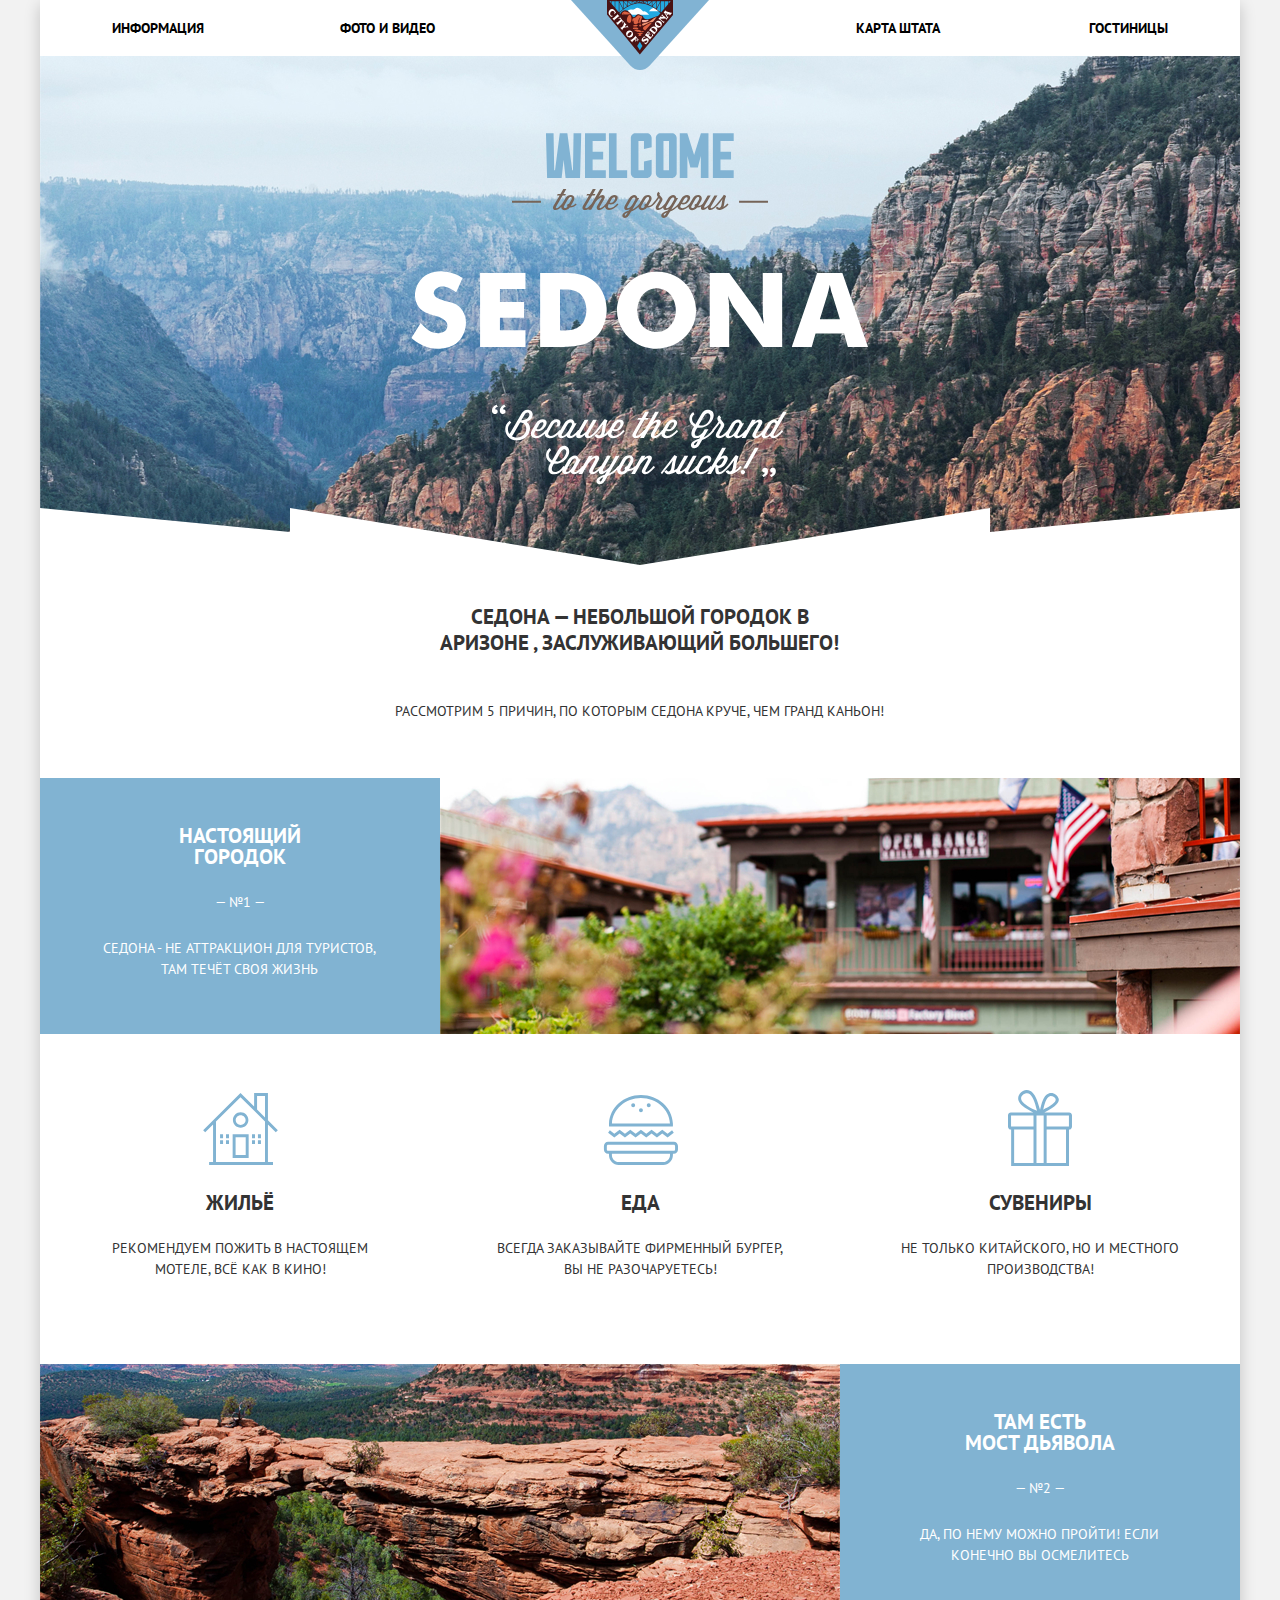
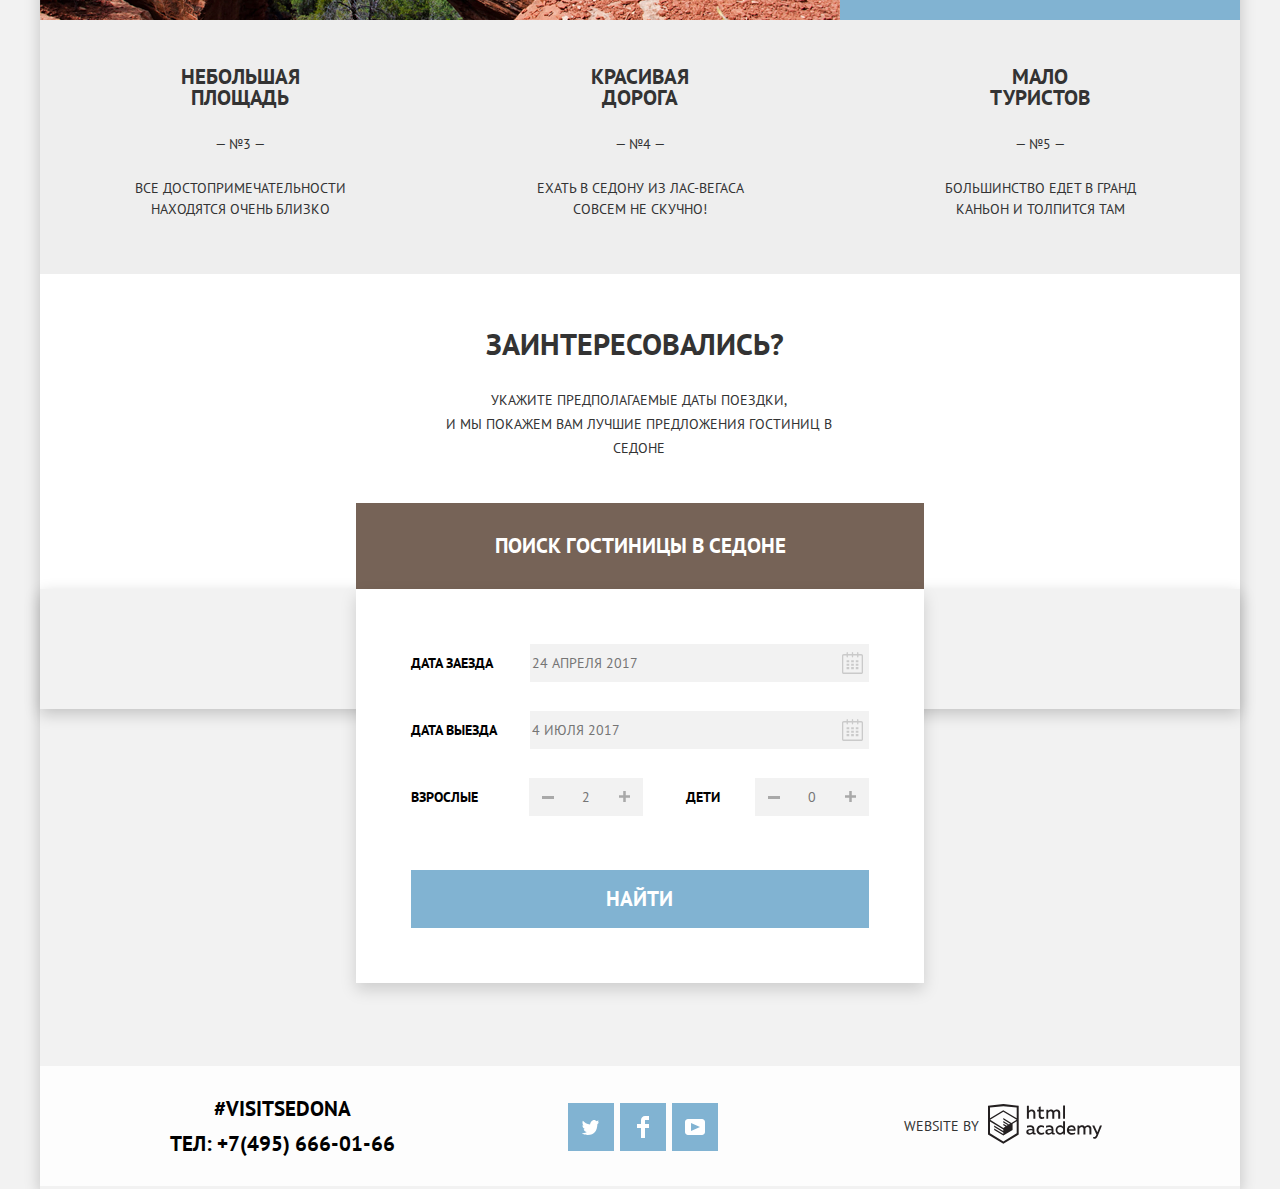
<file: index.html>
<!DOCTYPE html>
<html class="page" lang="ru">
<head>
  <meta charset="utf-8">
  <title>Добро пожаловать в Sedona</title>
  <link rel="icon" href="favicon.ico"><!-- 32×32 -->
  <link href="https://fonts.googleapis.com/css2?family=PT+Sans:wght@400;700&display=swap" rel="stylesheet">
  <link href="./css/normalize.css" rel="stylesheet">
  <link href="./css/style.css" rel="stylesheet">
</head>
<body class="page-body container">
  <header class="main-header">
    <nav class="main-navigation" aria-label="Основное меню">
      <a class="main-header-logo">
        <img src="img/header_logo.svg" width="138" height="70" alt="Логотип Sedona">
      </a>
      <ul class="site-navigation">
        <li class="site-navigation-item"><a class="site-link">Информация</a></li>
        <li class="site-navigation-item"><a class="site-link">Фото и видео</a></li>
        <li class="site-navigation-item"><a class="site-link">Карта штата</a></li>
        <li class="site-navigation-item"><a class="site-link" href="catalog.html">Гостиницы</a></li>
      </ul>
    </nav>
  </header>
  <main class="container">
    <section class="welcome">
      <h1 class="visually-hidden">SEDONA</h1> <!-- Задала общий класс для всех сткрытых заголовков -->
      <div class="welcome-block">
        <img class="center-pic" src="./img/welcome_sedona.svg" width="458" height="352"
          alt="Welcome to gorgeous sedona">
        <img class="shape-pic" src="/img/shape_line.svg" width="1200" height="57" alt="shape">
        <!-- Здесь будет background foto -->
      </div>
    </section>
    <section class="features">
      <div class="desc-features">
        <h2 class="title">Седона — небольшой городок в Аризоне&nbsp;,&nbsp;заслуживающий большего!</h2>
        <p class="desc desc-reason">Рассмотрим 5 причин, по которым Седона круче, чем гранд каньон!</p>
      </div>
      <ul class="features-list">
        <li class="feature-item two-columns">
          <div class="block block-blue">
            <h3 class="subtitle subtitle-white">Настоящий городок</h3>
            <p class="desc nubmer-white">— №1 —</p>
            <p class="desc desc-city">Седона - не аттракцион для туристов, там течёт своя жизнь</p>
          </div>
          <img class="feature-img" src="img/image_plus1.jpg" width="800" height="256" alt="Здания Седоны">
          <ul class="two-columns">
            <li class="feature-nested-item">
              <div class="block-icons nested-icon-house">
                <h4 class="subtitle subtitle-icon">Жильё</h4>
                <p class="desc desc-icon">Рекомендуем пожить в настоящем мотеле, всё как в кино!</p>
              </div>
            </li>
            <li class="feature-nested-item">
              <div class="block-icons nested-icon-food">
                <h4 class="subtitle subtitle-icon">Еда</h4>
                <p class="desc desc-icon">Всегда заказывайте фирменный бургер, вы не разочаруетесь!</p>
              </div>
            </li>
            <li class="feature-nested-item">
              <div class="block-icons nested-icon-gifts">
                <h4 class="subtitle subtitle-icon">Сувениры</h4>
                <p class="desc desc-icon">Не только китайского, но и местного производства!</p>
              </div>
            </li>
          </ul>
        </li>
        <li class="feature-item two-columns">
          <img class="feature-img" src="img/image_plus5.jpg" width="800" height="256" alt="Мост дьявола в Седоне">
          <div class="block block-blue">
            <h3 class="subtitle subtitle-white">Там есть<br>Мост дьявола</h3>
            <p class="desc nubmer-white"> — №2 —</p>
            <p class="desc desc-bridge">Да, по нему можно пройти! Если конечно вы осмелитесь</p>
          </div>
        </li>
        <li class="feature-item">
          <div class="block block-grey">
            <h3 class="subtitle subtitle-grey">Небольшая площадь</h3>
            <p class="desc nubmer-grey">— №3 —</p>
            <p class="desc desc-grey">Все достопримечательности находятся очень близко</p>
          </div>
        </li>
        <li class="feature-item">
          <div class="block block-grey">
            <h3 class="subtitle subtitle-grey">Красивая дорога</h3>
            <p class="desc nubmer-grey">— №4 —</p>
            <p class="desc desc-grey">Ехать в Седону из Лас-Вегаса совсем не скучно!</p>
          </div>
        </li>
        <li class="feature-item">
          <div class="block block-grey">
            <h3 class="subtitle subtitle-grey">Мало туристов</h3>
            <p class="desc nubmer-grey">— №5 —</p>
            <p class="desc desc-grey">Большинство едет в Гранд каньон и толпится там</p>
          </div>
        </li>
      </ul>
    </section>
    <section class="apartment-search">
      <h2 class="visually-hidden">Поиск гостиниц в Седоне</h2>
      <div class="desc-apartment">
        <p class="desc desc-interest">Заинтересовались?</p>
        <p class="desc desc-dates">Укажите предполагаемые даты поездки,<br> и мы покажем вам лучшие предложения гостиниц
          в
          седоне</p>
      </div>
      <div class="button-search">
        <div class="form-button-search">
          <button class="form-button" type="button" aria-label="Бронирование гостиницы в Седоне по датам">Поиск
            гостиницы в Седоне</button>
        </div>
        <form class="search-form" action="https://echo.htmlacademy.ru/" method="post" target="_blank">
          <div class="search-check-in">
            <label class="search-date" for="arrival">Дата заезда</label>
            <input class="search-check" type="text" id="arrival" name="arrival" placeholder="24 апреля 2017" required>
            <svg class="calendar-pic" width="21" height="23" viewBox="0 0 21 23" fill="none"
              xmlns="http://www.w3.org/2000/svg">
              <path fill-rule="evenodd" clip-rule="evenodd"
                d="M16.406 3.02498H19.251C20.217 3.02498 21 3.84698 21 4.86198V21.164C21 22.179 20.217 23 19.251 23H1.75C0.784 23 0 22.179 0 21.164V4.86198C0 3.84698 0.784 3.02498 1.75 3.02498H4.593V1.64798C4.593 1.26698 4.887 0.958984 5.25 0.958984C5.612 0.958984 5.906 1.26698 5.906 1.64798V3.02498H9.844V1.64798C9.844 1.26698 10.138 0.958984 10.501 0.958984C10.862 0.958984 11.156 1.26698 11.156 1.64798V3.02498H15.094V1.64798C15.094 1.26698 15.387 0.958984 15.75 0.958984C16.112 0.958984 16.406 1.26698 16.406 1.64798V3.02498ZM19.5646 21.484C19.6466 21.3979 19.691 21.2828 19.688 21.164H19.689V4.86198C19.689 4.60898 19.493 4.40298 19.252 4.40298H16.407V5.78098C16.407 6.16198 16.113 6.46998 15.751 6.46998C15.388 6.46998 15.095 6.16198 15.095 5.78098V4.40298H11.157V5.78098C11.157 6.16198 10.863 6.46998 10.502 6.46998C10.139 6.46998 9.845 6.16198 9.845 5.78098V4.40298H5.907V5.78098C5.907 6.16198 5.613 6.46998 5.251 6.46998C4.888 6.46998 4.594 6.16198 4.594 5.78098V4.40298H1.75C1.50263 4.40953 1.30696 4.61458 1.312 4.86198V21.164C1.30696 21.4114 1.50263 21.6164 1.75 21.623H19.251C19.3698 21.6201 19.4826 21.5701 19.5646 21.484Z" />
              <path fill-rule="evenodd" clip-rule="evenodd"
                d="M4.59399 9.2251H7.21899V11.2911H4.59399V9.2251ZM4.59399 12.6681H7.21899V14.7351H4.59399V12.6681ZM7.21899 16.1121H4.59399V18.1781H7.21899V16.1121ZM9.18799 16.1121H11.813V18.1781H9.18799V16.1121ZM11.813 12.6681H9.18799V14.7351H11.813V12.6681ZM9.18799 9.2251H11.813V11.2911H9.18799V9.2251ZM16.406 16.1121H13.781V18.1781H16.406V16.1121ZM13.781 12.6681H16.406V14.7351H13.781V12.6681ZM16.406 9.2251H13.781V11.2911H16.406V9.2251Z" />
            </svg>
          </div>
          <div class="search-check-out">
            <label class="search-date" for="departure">Дата выезда</label>
            <input class="search-check" type="text" id="departure" name="departure" placeholder="4 июля 2017" required>
            <svg class="calendar-pic" width="21" height="23" viewBox="0 0 21 23" fill="none"
              xmlns="http://www.w3.org/2000/svg">
              <path fill-rule="evenodd" clip-rule="evenodd"
                d="M16.406 3.02498H19.251C20.217 3.02498 21 3.84698 21 4.86198V21.164C21 22.179 20.217 23 19.251 23H1.75C0.784 23 0 22.179 0 21.164V4.86198C0 3.84698 0.784 3.02498 1.75 3.02498H4.593V1.64798C4.593 1.26698 4.887 0.958984 5.25 0.958984C5.612 0.958984 5.906 1.26698 5.906 1.64798V3.02498H9.844V1.64798C9.844 1.26698 10.138 0.958984 10.501 0.958984C10.862 0.958984 11.156 1.26698 11.156 1.64798V3.02498H15.094V1.64798C15.094 1.26698 15.387 0.958984 15.75 0.958984C16.112 0.958984 16.406 1.26698 16.406 1.64798V3.02498ZM19.5646 21.484C19.6466 21.3979 19.691 21.2828 19.688 21.164H19.689V4.86198C19.689 4.60898 19.493 4.40298 19.252 4.40298H16.407V5.78098C16.407 6.16198 16.113 6.46998 15.751 6.46998C15.388 6.46998 15.095 6.16198 15.095 5.78098V4.40298H11.157V5.78098C11.157 6.16198 10.863 6.46998 10.502 6.46998C10.139 6.46998 9.845 6.16198 9.845 5.78098V4.40298H5.907V5.78098C5.907 6.16198 5.613 6.46998 5.251 6.46998C4.888 6.46998 4.594 6.16198 4.594 5.78098V4.40298H1.75C1.50263 4.40953 1.30696 4.61458 1.312 4.86198V21.164C1.30696 21.4114 1.50263 21.6164 1.75 21.623H19.251C19.3698 21.6201 19.4826 21.5701 19.5646 21.484Z" />
              <path fill-rule="evenodd" clip-rule="evenodd"
                d="M4.59399 9.2251H7.21899V11.2911H4.59399V9.2251ZM4.59399 12.6681H7.21899V14.7351H4.59399V12.6681ZM7.21899 16.1121H4.59399V18.1781H7.21899V16.1121ZM9.18799 16.1121H11.813V18.1781H9.18799V16.1121ZM11.813 12.6681H9.18799V14.7351H11.813V12.6681ZM9.18799 9.2251H11.813V11.2911H9.18799V9.2251ZM16.406 16.1121H13.781V18.1781H16.406V16.1121ZM13.781 12.6681H16.406V14.7351H13.781V12.6681ZM16.406 9.2251H13.781V11.2911H16.406V9.2251Z" />
            </svg>
          </div>
          <div class="search-numbers">
            <div class="search-visitors">
              <label class="search-visitors-text" for="adults">Взрослые</label>
              <button class="form-search-button search-button-minus" type="button" aria-label="Уменьшить">
                <svg width="12" height="3" viewBox="0 0 12 3" fill="none" xmlns="http://www.w3.org/2000/svg">
                  <rect width="12" height="3" fill="#A9A9A9" />
                </svg>
              </button>
              <input class="search-visitors-number" type="text" name="adults" id="adults" placeholder="2" required>
              <button class="form-search-button search-button-plus" type="button" aria-label="Увеличить">
                <svg width="11" height="11" viewBox="0 0 11 11" fill="none" xmlns="http://www.w3.org/2000/svg">
                  <path fill-rule="evenodd" clip-rule="evenodd"
                    d="M4.23086 6.76932V11H6.76932V6.76932H11V4.23086H6.76932V0H4.23085V4.23086H0V6.76932H4.23086Z"
                    fill="#A9A9A9" />
                </svg>
              </button>
            </div>
            <div class="search-visitors">
              <label class="search-visitors-text search-visitors-text-children" for="children">Дети</label>
              <button class="form-search-button search-button-minus" type="button" aria-label="Уменьшить">
                <svg width="12" height="3" viewBox="0 0 12 3" fill="none" xmlns="http://www.w3.org/2000/svg">
                  <rect width="12" height="3" fill="#A9A9A9" />
                </svg>
              </button>
              <input class="search-visitors-number" type="text" name="children" id="children" placeholder="0" required>
              <button class="form-search-button search-button-plus" type="button" aria-label="Увеличить">
                <svg width="11" height="11" viewBox="0 0 11 11" fill="none" xmlns="http://www.w3.org/2000/svg">
                  <path fill-rule="evenodd" clip-rule="evenodd"
                    d="M4.23086 6.76932V11H6.76932V6.76932H11V4.23086H6.76932V0H4.23085V4.23086H0V6.76932H4.23086Z"
                    fill="#A9A9A9" />
                </svg>
              </button>
            </div>
          </div>
          <button class="search-button" type="submit" aria-label="Найти гостиницы по подходящим датам">Найти</button>
        </form>
      </div>
    </section>
    <!-- Здесь будет форма -->
    <section class="map">
      <h2 class="visually-hidden">Карта</h2>
      <div class="picture-map">
        <iframe
          src="https://www.google.com/maps/embed?pb=!1m18!1m12!1m3!1d10319.486877561809!2d-111.79500392345119!3d34.856516987880624!2m3!1f0!2f0!3f0!3m2!1i1024!2i768!4f13.1!3m3!1m2!1s0x872da132f942b00d%3A0x5548c523fa6c8efd!2z0KHQtdC00L7QvdCwLCDQkNGA0LjQt9C-0L3QsCA4NjMzNiwg0KHQqNCQ!5e0!3m2!1sru!2sby!4v1615754819833!5m2!1sru!2sby"
          width="1200" height="594" style="border:0;" allowfullscreen="" loading="lazy"></iframe>
        <!--<img class="img-map" src="img/map.jpg" width="1199" height="594" alt="Карта Седоны">-->
      </div>
    </section>
  </main>
  <footer class="main-footer index-footer">
    <address class="footer-contacts">
      <p class="desc desc-contacts">#visitSEDONA</p>
      <p class="desc desc-phone"><a class="contacts-phone" href="tel:+74956660166">ТЕЛ: +7(495) 666-01-66</a></p>
    </address>
    <section class="footer-social">
      <h2 class="visually-hidden">Социальные сети</h2>
      <ul class="social-list">
        <li class="social-item">
          <a class="social-button" href="#">
            <span class="visually-hidden">Twitter</span>
            <svg aria-hidden="true" focusable="false" class="social-logo" width="17" height="16" viewBox="0 0 17 16"
              fill="none" xmlns="http://www.w3.org/2000/svg">
              <path
                d="M10.95 1.14409C12.635 0.648089 13.934 1.41409 14.527 2.32309C15.2 2.09209 15.858 1.84209 16.538 1.61509C16.5249 2.30145 16.2117 2.94761 15.681 3.38309C16.366 3.55309 16.985 2.89209 16.985 2.89209C16.816 3.89209 15.979 4.68009 15.422 4.91609C15.191 11.6661 12.247 16.1331 5.34498 15.9981H4.89898C4.48898 15.9981 0.734977 15.5381 0.000976562 14.1111C2.27198 14.3071 3.89398 13.6891 4.69398 12.9341C3.73398 12.6341 2.01498 12.4571 1.71498 9.98409C2.06398 10.0901 2.27898 10.2121 2.90498 10.1031C1.70498 9.24709 0.373977 8.53009 0.447977 6.33009C0.732977 6.65809 1.51498 6.86609 1.78798 6.80209C1.08498 6.56109 -0.182023 3.44209 0.893977 1.85009C2.71198 3.70409 4.62898 5.45609 8.04598 5.62309C8.25398 3.33009 9.18298 1.79309 10.95 1.14409Z"
                fill="white" />
            </svg>
          </a>
        </li>
        <li class="social-item">
          <a class="social-button" href="#">
            <span class="visually-hidden">Facebook</span>
            <svg aria-hidden="true" focusable="false" class="social-logo" width="12" height="22" viewBox="0 0 12 22"
              fill="none" xmlns="http://www.w3.org/2000/svg">
              <path d="M12 4V0H8C5.79086 0 4 1.79086 4 4V8H0V12H4V22H8V12H12V8H8V4H12Z" fill="white" />
            </svg>
          </a>
        </li>
        <li class="social-item">
          <a class="social-button" href="#">
            <span class="visually-hidden">Youtube</span>
            <svg aria-hidden="true" focusable="false" class="social-logo" width="20" height="16" viewBox="0 0 20 16"
              fill="none" xmlns="http://www.w3.org/2000/svg">
              <path fill-rule="evenodd" clip-rule="evenodd"
                d="M3 0H17C18.65 0 20 1.35 20 3V13C20 14.65 18.65 16 17 16H3C1.35 16 0 14.65 0 13V3C0 1.35 1.35 0 3 0ZM6.027 4.002V11.998L15.014 8L6.027 4.002Z"
                fill="white" />
            </svg>
          </a>
        </li>
      </ul>
    </section>
    <div class="flex-copyright">
      <p class="desc desc-copyright">
        Website by
        <a class="copyright-link" href="https://htmlacademy.ru/intensive/htmlcss">
          <svg aria-hidden="true" focusable="false" width="115" height="41" viewBox="0 0 115 41" fill="none"
            xmlns="http://www.w3.org/2000/svg">
            <path class="copyright-logo" fill-rule="evenodd" clip-rule="evenodd"
              d="M15.5197 1.05737H15.3509L0 2.71895V31.4945L15.3509 40.8382L30.7018 31.4945V2.71895L15.5197 1.05737ZM77.0183 2.62185H75.0876V15.7311H77.0183V2.62185ZM40.8619 2.63264V7.76843C41.6131 6.9864 42.6386 6.5436 43.7105 6.53843C44.6823 6.47908 45.6329 6.84495 46.3253 7.54479C47.0177 8.24462 47.3866 9.21244 47.3399 10.2068V15.7634H45.367V10.4658C45.4231 9.94897 45.2754 9.43059 44.9566 9.02553C44.6377 8.62047 44.174 8.36218 43.6683 8.3079H43.3518C42.3456 8.36979 41.4321 8.9295 40.9041 9.80764V15.7634H38.8995V2.63264H40.8619ZM77.0183 31.4837H75.2775V30.0595C74.4828 31.1353 73.23 31.7538 71.9119 31.7211C69.4751 31.5528 67.5825 29.4822 67.5825 26.9845C67.5825 24.4867 69.4751 22.4162 71.9119 22.2479C73.1195 22.2052 74.2818 22.7203 75.0771 23.6505V18.3205H77.0183V31.4837ZM47.0656 30.0595C47.263 30.0515 47.4583 30.0152 47.6459 29.9516V31.3866C47.2482 31.5404 46.826 31.6172 46.4009 31.6132C45.6482 31.6769 44.9394 31.2429 44.639 30.5342C43.7036 31.31 42.5302 31.7227 41.3261 31.6995C39.733 31.6995 38.256 30.804 38.256 28.9482C38.256 26.65 40.3661 25.9379 42.1702 25.9379C42.9402 25.9505 43.707 26.0408 44.4596 26.2076V25.884C44.4596 24.805 43.6578 23.9742 42.1491 23.9742C41.0585 23.9764 39.9804 24.2116 38.9839 24.6647V22.8305C40.0678 22.451 41.204 22.2506 42.3495 22.2371C44.8394 22.2371 46.3693 23.4455 46.3693 26.1753V29.4121C46.3546 29.5668 46.401 29.721 46.4981 29.8406C46.5951 29.9601 46.7349 30.035 46.8862 30.0487H47.0656V30.0595ZM40.2711 28.8403C40.298 29.229 40.4761 29.5905 40.7655 29.844C41.055 30.0974 41.4317 30.2217 41.8115 30.189H41.9275C42.8819 30.1906 43.7973 29.8022 44.4702 29.11V27.5779C43.842 27.4414 43.2026 27.3655 42.5605 27.3513C41.5055 27.3513 40.2817 27.7074 40.2817 28.8403H40.2711ZM56.0229 22.9384C55.1962 22.4632 54.2596 22.2246 53.3115 22.2479H52.9422C51.7332 22.2873 50.5891 22.8166 49.7619 23.7192C48.9347 24.6218 48.4923 25.8236 48.5321 27.06V27.5024C48.6957 30.0004 50.805 31.8921 53.2482 31.7318C54.2519 31.7555 55.2477 31.5452 56.1601 31.1168V29.2718C55.3769 29.7215 54.4945 29.9591 53.5963 29.9624C52.5199 30.0288 51.4963 29.4793 50.9385 28.5356C50.3806 27.5918 50.3806 26.4095 50.9385 25.4658C51.4963 24.522 52.5199 23.9725 53.5963 24.039C54.461 24.0357 55.3066 24.2989 56.0229 24.7942V22.9384ZM66.1514 30.0595C66.3488 30.0515 66.5441 30.0152 66.7317 29.9516V31.3866C66.334 31.5404 65.9118 31.6172 65.4867 31.6132C64.734 31.6769 64.0252 31.2429 63.7248 30.5342C62.7894 31.31 61.616 31.7227 60.4119 31.6995C58.8188 31.6995 57.3417 30.804 57.3417 28.9482C57.3417 26.65 59.4518 25.9379 61.256 25.9379C62.0259 25.9505 62.7928 26.0408 63.5454 26.2076V25.884C63.5454 24.805 62.7436 23.9742 61.2349 23.9742C60.1443 23.9764 59.0662 24.2116 58.0697 24.6647V22.8305C59.1536 22.451 60.2897 22.2506 61.4353 22.2371C63.9252 22.2371 65.455 23.4455 65.455 26.1753V29.4121C65.4404 29.5668 65.4868 29.721 65.5838 29.8406C65.6809 29.9601 65.8207 30.035 65.972 30.0487H66.1514V30.0595ZM59.855 29.8481C59.5632 29.5943 59.3837 29.2311 59.3569 28.8403H59.378C59.378 27.7074 60.5385 27.3513 61.6569 27.3513C62.299 27.3655 62.9383 27.4414 63.5665 27.5779V29.11C62.8937 29.8022 61.9782 30.1906 61.0239 30.189H60.9078C60.5263 30.2247 60.1469 30.1019 59.855 29.8481ZM69.3271 26.9305C69.3271 25.2859 70.6308 23.9526 72.239 23.9526L72.2601 24.0066C73.4742 24.0066 74.5742 24.7382 75.0665 25.8732V28.0311C74.5856 29.1871 73.4673 29.9296 72.239 29.9084C70.6308 29.9084 69.3271 28.5752 69.3271 26.9305ZM83.3486 22.2479C86.8408 22.2479 88.0541 25.1395 87.4844 27.7397H80.922C81.1436 29.3582 82.6839 30.0163 84.2876 30.0163C85.2509 30.0196 86.2027 29.8021 87.0729 29.3797V31.1061C86.0736 31.5421 84.9939 31.7519 83.9078 31.7211C81.2385 31.7211 78.8963 30.189 78.8963 26.9521C78.8362 25.7502 79.2482 24.5736 80.0408 23.6841C80.8334 22.7945 81.9408 22.2658 83.1165 22.2155H83.3486V22.2479ZM80.8693 26.1753C80.9704 24.8237 82.1216 23.8104 83.4436 23.9095H83.4858C84.1064 23.8531 84.7196 24.08 85.1612 24.5295C85.6028 24.979 85.8275 25.6051 85.7752 26.24H80.8693V26.1753ZM89.489 31.4621V22.4961H91.2298V23.575C91.9777 22.7197 93.041 22.2229 94.1628 22.2047C95.2951 22.1328 96.3712 22.7163 96.9482 23.7153C97.7407 22.8335 98.8477 22.3161 100.018 22.2803C100.952 22.2327 101.859 22.6011 102.507 23.2901C103.154 23.9792 103.478 24.9213 103.394 25.8732V31.4837H101.39V25.9271C101.437 25.4734 101.306 25.0191 101.024 24.6647C100.743 24.3104 100.336 24.0852 99.8917 24.039H99.6174C98.7512 24.0941 97.9525 24.536 97.4335 25.2474V31.4837H95.4289V25.9271C95.4728 25.47 95.3357 25.0139 95.0481 24.6611C94.7606 24.3082 94.3467 24.088 93.8991 24.0497H93.6881C92.7466 24.1344 91.8915 24.6449 91.3564 25.4416V31.5161H89.5312L89.489 31.4621ZM113.977 22.4745H111.972L109.324 29.2718L106.306 22.4853H104.196L108.417 31.5484L108.237 32.0016C107.72 33.3611 107.003 34.0516 106.053 34.0516C105.75 34.0548 105.447 34.0112 105.156 33.9221V35.6161C105.536 35.7125 105.926 35.7632 106.317 35.7671C107.646 35.7671 108.902 35.0226 109.851 32.6813L113.977 22.4745ZM52.689 6.78658V3.54974L50.7266 4.01369V6.73264H49.144V8.49132H50.7899V12.9905C50.7231 13.817 51.0244 14.6301 51.61 15.2038C52.1955 15.7775 53.0028 16.0505 53.8073 15.9468C54.5996 15.9535 55.3875 15.8259 56.139 15.5692V13.8429C55.5727 14.0781 54.9672 14.199 54.356 14.199C53.2165 14.199 52.689 13.8105 52.689 12.6237V8.5129H55.8541V6.78658H52.689ZM58.3862 15.7526V6.75421H60.1376V7.83316C60.8811 6.97655 61.9403 6.476 63.0601 6.45211C64.1624 6.38099 65.2146 6.93142 65.8032 7.88711C66.5958 7.00534 67.7028 6.48794 68.8734 6.45211C69.8138 6.41462 70.7233 6.79859 71.364 7.50353C72.0046 8.20846 72.3126 9.16418 72.2073 10.1205V15.7418H70.2028V10.1853C70.2499 9.73151 70.1184 9.27721 69.8373 8.92287C69.5561 8.56853 69.1485 8.34334 68.7046 8.29711H68.4619C67.5957 8.35228 66.797 8.7942 66.278 9.50553V15.7418H64.2734V10.1853C64.3206 9.73151 64.1891 9.27721 63.9079 8.92287C63.6268 8.56853 63.2191 8.34334 62.7752 8.29711H62.5326C61.5911 8.38181 60.736 8.89229 60.2009 9.68895V15.7634H58.3862V15.7526ZM28.6972 30.3033L28.7078 30.2968L28.6972 30.3184V30.3033ZM28.6972 18.3205V30.3033L15.3509 38.4321L2.00459 30.3184V18.5147L15.2876 26.6068V28.0311L6.18257 22.5284V23.9418L15.3404 29.5632V31.0629L6.19312 25.4955V26.9521L15.3509 32.5734L24.5826 26.9197V20.8129L28.6972 18.3205ZM28.7078 16.7776L25.0362 18.9355L23.3482 20.0145L15.3087 15.0837V16.4971L22.156 20.7266L22.0083 20.8237L20.9532 21.4063L15.2876 17.9537V19.3995L19.761 22.1184L18.706 22.8413L15.3298 20.7913V22.2047L17.5454 23.5426L15.2982 24.9021L2.11009 16.864L15.3087 8.72869L28.7078 16.7776ZM15.2876 7.27211L28.7078 15.3534V4.56395L15.3615 3.12895L2.01514 4.56395V15.3534L15.2876 7.27211Z"
              fill="#231F20" />
          </svg>
        </a>
      </p>
    </div>
  </footer>
  <script src="/js/script.js"></script>
</body>
</html>
</file>
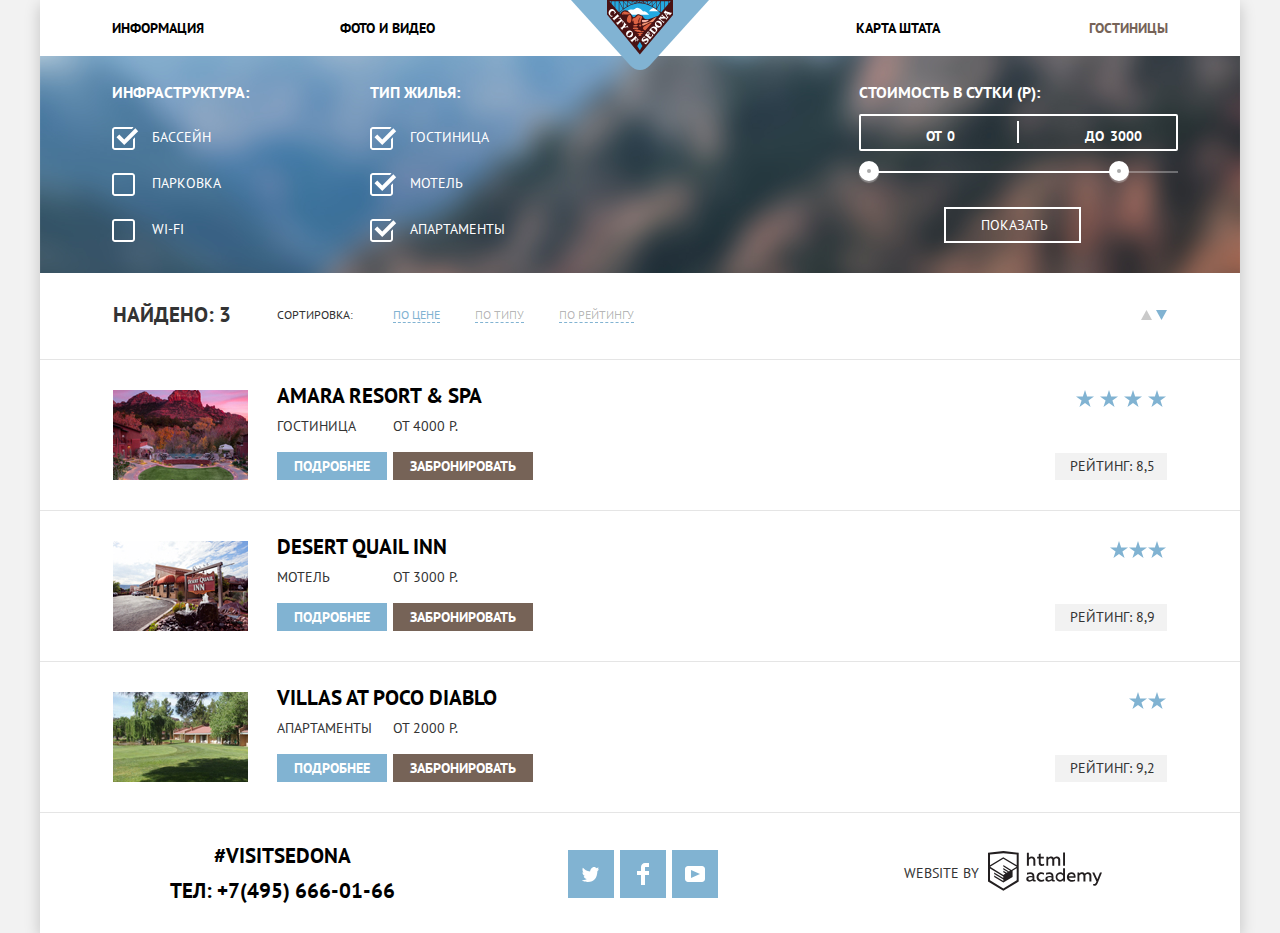
<file: catalog.html>
<!DOCTYPE html>
<html class="page" lang="ru">
<head>
  <meta charset="utf-8">
  <title>Каталог Седона</title>
  <link rel="icon" href="favicon.ico"><!-- 32×32 -->
  <link href="https://fonts.googleapis.com/css2?family=PT+Sans:wght@400;700&display=swap" rel="stylesheet">
  <link href="./css/normalize.css" rel="stylesheet">
  <link href="./css/style.css" rel="stylesheet">
</head>
<body class="page-body container">
  <header class="main-header">
    <nav class="main-navigation">
      <a class="main-header-logo" href="index.html">
        <img src="img/header_logo.svg" width="138" height="70" alt="Логотип Sedona">
      </a>
      <ul class="site-navigation">
        <li class="site-navigation-item"><a class="site-link">Информация</a></li>
        <li class="site-navigation-item"><a class="site-link">Фото и видео</a></li>
        <li class="site-navigation-item"><a class="site-link">Карта штата</a></li>
        <li class="site-navigation-item selected-link"><a class="site-link link-selected">Гостиницы</a></li>
      </ul>
    </nav>
  </header>
  <main class="container">
    <h1 class="visually-hidden">Каталог</h1>
    <section class="filter">
      <h2 class="visually-hidden">Фильтр гостиниц</h2>
      <form action="https://echo.htmlacademy.ru/" method="get" target="_blank" class="main-form">
        <fieldset class="filter-infrastructure">
          <legend class="filter-subtitle">Инфраструктура:</legend>
          <ul class="site-filter">
            <li class="filter-item">
              <label class="filter-label" for="infrastructure01">
                <input class="filter-checkbox" type="checkbox" name="pool" id="infrastructure01" value="Бассейн"
                  checked>
                <span class="check-box"></span>
                Бассейн</label>
            </li>
            <li class="filter-item">
              <label class="filter-label" for="infrastructure02">
                <input class="filter-checkbox" type="checkbox" name="parking" id="infrastructure02" value="Парковка">
                <span class="check-box"></span>
                Парковка</label>
            </li>
            <li class="filter-item">
              <label class="filter-label" for="infrastructure03">
                <input class="filter-checkbox" type="checkbox" name="wifi" id="infrastructure03" value="Wi-Fi">
                <span class="check-box"></span>
                Wi-Fi</label>
            </li>
          </ul>
        </fieldset>
        <fieldset class="filter-housing">
          <legend class="filter-subtitle">Тип жилья:</legend>
          <ul class="site-filter">
            <li class="filter-item">
              <label class="filter-label" for="type-housing01">
                <input class="filter-checkbox" type="checkbox" name="pool" id="type-housing01" value="Гостиница"
                  checked>
                <span class="check-box"></span>
                Гостиница</label>
            </li>
            <li class="filter-item">
              <label class="filter-label" for="type-housing02">
                <input class="filter-checkbox" type="checkbox" name="motel" id="type-housing02" value="Мотель" checked>
                <span class="check-box"></span>
                Мотель</label>
            </li>
            <li class="filter-item">
              <label class="filter-label" for="type-housing03">
                <input class="filter-checkbox" type="checkbox" name="apartments" id="type-housing03" value="Апартаменты"
                  checked>
                <span class="check-box"></span>
                Апартаменты</label>
            </li>
          </ul>
        </fieldset>
        <fieldset class="filter-btn">
          <legend class="filter-subtitle">Стоимость в сутки (Р):</legend>
          <div class="range-filter">
            <!-- поле ввода цены-->
            <div class="price-controls">
              <label class="min-price">
                от <input type="text" name="min-price" value="0">
              </label>
              <label class="max-price">
                до <input type="text" name="max-price" value="3000">
              </label>
            </div>
            <!-- ползунок-->
            <div class="range-controls">
              <div class="scale">
                <div class="bar"></div>
              </div>
              <div class="toggle toggle-min"></div>
              <div class="toggle toggle-max"></div>
            </div>
          </div>
          <button type="submit" class="button-transparent">Показать</button>
        </fieldset>
      </form>
    </section>
    <section class="sort">
      <h2 class="visually-hidden">Найденные гостиницы</h2>
      <p class="desc desc-found">Найдено: 3</p>
      <div class="sort-wrap">
        <h3 class="subtitle subtitle-sort">Сортировка:</h3>
        <ul class="sort-list">
          <li class="sort-item selected-sort">
            <a class="sort-link sort-selected">По цене</a>
          </li>
          <li class="sort-item">
            <a class="sort-link">По типу</a>
          </li>
          <li class="sort-item">
            <a class="sort-link">По рейтингу</a>
          </li>
        </ul>
      </div>
      <ul class="sort-order-list">
        <li class="sort-order-item">
          <a href="" class="sort-order-link">
            <svg aria-hidden="true" focusable="false" width="11" height="10" viewBox="0 0 11 10" fill="none"
              xmlns="http://www.w3.org/2000/svg">
              <path class="filtration" d="M5.5 0L0 10H11L5.5 0Z" fill="#CACACA" />
            </svg>
          </a>
        </li>
        <li class="sort-order-item">
          <a href="" class="sort-order-link">
            <svg aria-hidden="true" focusable="false" width="11" height="10" viewBox="0 0 11 10" fill="none"
              xmlns="http://www.w3.org/2000/svg">
              <path class="filtration" d="M5.5 10L0 0H11" fill="#81B3D2" />
            </svg>
          </a>
        </li>
      </ul>
    </section>
    <section class="catalog">
      <h3 class="visually-hidden">Список гостиниц</h3>
      <ul class="catalog-list">
        <li class="catalog-item">
          <img class="catalog-pic" src="/img/amara_hotel.jpg" width="135" height="90" alt="Amara Resort & Spa">
          <div class="block block-catalog">
            <h4 class="subtitle subtitle-name"><a class="catalog-title-link" href="#">Amara Resort & Spa</a></h4>
            <div class="catalog-wrap">
              <div class="catalog-wrap-col">
                <p class="desc desc-hotel">Гостиница</p>
                <a class="button button-blue" href="#">Подробнее</a>
              </div>
              <div class="catalog-wrap-col">
                <p class="desc desc-price">От 4000 Р.</p>
                <button class="button button-brown" type="button"
                  aria-label="Забронировать гостиницу Amara Resort & Spa">Забронировать</button>
              </div>
            </div>
          </div>
          <div class="catalog-rate">
            <ul class="ranking">
              <li class="ranking-item">
                <svg focusable="false" width="19" height="17" viewBox="0 0 19 17" fill="none"
                  xmlns="http://www.w3.org/2000/svg">
                  <path
                    d="M9.002 0L11.128 6.494H18.005L12.441 10.506L14.566 17L9.002 12.987L3.438 17L5.564 10.506L0 6.494H6.878L9.002 0Z"
                    fill="#81B3D2" />
                </svg>
              </li>
              <li class="ranking-item">
                <svg focusable="false" width="19" height="17" viewBox="0 0 19 17" fill="none"
                  xmlns="http://www.w3.org/2000/svg">
                  <path
                    d="M9.002 0L11.128 6.494H18.005L12.441 10.506L14.566 17L9.002 12.987L3.438 17L5.564 10.506L0 6.494H6.878L9.002 0Z"
                    fill="#81B3D2" />
                </svg>
              </li>
              <li class="ranking-item">
                <svg focusable="false" width="19" height="17" viewBox="0 0 19 17" fill="none"
                  xmlns="http://www.w3.org/2000/svg">
                  <path
                    d="M9.002 0L11.128 6.494H18.005L12.441 10.506L14.566 17L9.002 12.987L3.438 17L5.564 10.506L0 6.494H6.878L9.002 0Z"
                    fill="#81B3D2" />
                </svg>
              </li>
              <li class="ranking-item">
                <svg focusable="false" width="19" height="17" viewBox="0 0 19 17" fill="none"
                  xmlns="http://www.w3.org/2000/svg">
                  <path
                    d="M9.002 0L11.128 6.494H18.005L12.441 10.506L14.566 17L9.002 12.987L3.438 17L5.564 10.506L0 6.494H6.878L9.002 0Z"
                    fill="#81B3D2" />
                </svg>
              </li>
            </ul>
            <p class="catalog-text color-grey">Рейтинг: 8,5</p>
          </div>
        </li>
        <li class="catalog-item">
          <img class="catalog-pic" src="/img/desert_hotel.jpg" width="135" height="90" alt="Desert Quail Inn">
          <div class="block block-catalog">
            <h4 class="subtitle subtitle-name"><a class="catalog-title-link" href="#">Desert Quail Inn</a></h4>
            <div class="catalog-wrap">
              <div class="catalog-wrap-col">
                <p class="desc desc-hotel">Мотель</p>
                <a class="button button-blue" href="#">Подробнее</a>
              </div>
              <div class="catalog-wrap-col">
                <p class="desc desc-price">От 3000 Р.</p>
                <button class="button button-brown" type="button"
                  aria-label="Забронировать гостиницу Desert Quail Inn">Забронировать</button>
              </div>
            </div>
          </div>
          <div class="catalog-rate">
            <ul class="ranking">
              <li><svg focusable="false" width="19" height="17" viewBox="0 0 19 17" fill="none"
                  xmlns="http://www.w3.org/2000/svg">
                  <path
                    d="M9.002 0L11.128 6.494H18.005L12.441 10.506L14.566 17L9.002 12.987L3.438 17L5.564 10.506L0 6.494H6.878L9.002 0Z"
                    fill="#81B3D2" />
                </svg></li>
              <li><svg focusable="false" width="19" height="17" viewBox="0 0 19 17" fill="none"
                  xmlns="http://www.w3.org/2000/svg">
                  <path
                    d="M9.002 0L11.128 6.494H18.005L12.441 10.506L14.566 17L9.002 12.987L3.438 17L5.564 10.506L0 6.494H6.878L9.002 0Z"
                    fill="#81B3D2" />
                </svg></li>
              <li><svg focusable="false" width="19" height="17" viewBox="0 0 19 17" fill="none"
                  xmlns="http://www.w3.org/2000/svg">
                  <path
                    d="M9.002 0L11.128 6.494H18.005L12.441 10.506L14.566 17L9.002 12.987L3.438 17L5.564 10.506L0 6.494H6.878L9.002 0Z"
                    fill="#81B3D2" />
                </svg></li>
            </ul>
            <p class="catalog-text color-grey">Рейтинг: 8,9</p>
          </div>
        </li>
        <li class="catalog-item">
          <img class="catalog-pic" src="/img/villas_hotel.jpg" width="135" height="90" alt="Villas at Poco Diablo">
          <div>
            <h4 class="subtitle subtitle-name"><a class="catalog-title-link" href="#">Villas at Poco Diablo</a></h4>
            <div class="catalog-wrap">
              <div class="catalog-wrap-col">
                <p class="desc desc-hotel">Апартаменты</p>
                <a class="button button-blue" href="#">Подробнее</a>
              </div>
              <div class="catalog-wrap-col">
                <p class="desc desc-price">От 2000 Р.</p>
                <button class="button button-brown" type="button"
                  aria-label="Забронировать гостиницу Villas at Poco Diablo">Забронировать</button>
              </div>
            </div>
          </div>
          <div class="catalog-rate">
            <ul class="ranking">
              <li><svg focusable="false" width="19" height="17" viewBox="0 0 19 17" fill="none"
                  xmlns="http://www.w3.org/2000/svg">
                  <path
                    d="M9.002 0L11.128 6.494H18.005L12.441 10.506L14.566 17L9.002 12.987L3.438 17L5.564 10.506L0 6.494H6.878L9.002 0Z"
                    fill="#81B3D2" />
                </svg></li>
              <li><svg focusable="false" width="19" height="17" viewBox="0 0 19 17" fill="none"
                  xmlns="http://www.w3.org/2000/svg">
                  <path
                    d="M9.002 0L11.128 6.494H18.005L12.441 10.506L14.566 17L9.002 12.987L3.438 17L5.564 10.506L0 6.494H6.878L9.002 0Z"
                    fill="#81B3D2" />
                </svg></li>
            </ul>
            <p class="catalog-text color-grey">Рейтинг: 9,2</p>
          </div>
      </ul>
    </section>
  </main>
  <footer class="main-footer">
    <address class="footer-contacts">
      <p class="desc desc-contacts">#visitSEDONA</p>
      <p class="desc desc-phone"><a class="contacts-phone" href="tel:+74956660166">ТЕЛ: +7(495) 666-01-66</a></p>
    </address>
    <section class="footer-social">
      <h2 class="visually-hidden">Социальные сети</h2>
      <ul class="social-list">
        <li class="social-item">
          <a class="social-button" href="#">
            <span class="visually-hidden">Twitter</span>
            <svg aria-hidden="true" focusable="false" class="social-logo" width="17" height="16" viewBox="0 0 17 16"
              fill="none" xmlns="http://www.w3.org/2000/svg">
              <path
                d="M10.95 1.14409C12.635 0.648089 13.934 1.41409 14.527 2.32309C15.2 2.09209 15.858 1.84209 16.538 1.61509C16.5249 2.30145 16.2117 2.94761 15.681 3.38309C16.366 3.55309 16.985 2.89209 16.985 2.89209C16.816 3.89209 15.979 4.68009 15.422 4.91609C15.191 11.6661 12.247 16.1331 5.34498 15.9981H4.89898C4.48898 15.9981 0.734977 15.5381 0.000976562 14.1111C2.27198 14.3071 3.89398 13.6891 4.69398 12.9341C3.73398 12.6341 2.01498 12.4571 1.71498 9.98409C2.06398 10.0901 2.27898 10.2121 2.90498 10.1031C1.70498 9.24709 0.373977 8.53009 0.447977 6.33009C0.732977 6.65809 1.51498 6.86609 1.78798 6.80209C1.08498 6.56109 -0.182023 3.44209 0.893977 1.85009C2.71198 3.70409 4.62898 5.45609 8.04598 5.62309C8.25398 3.33009 9.18298 1.79309 10.95 1.14409Z"
                fill="white" />
            </svg>
          </a>
        </li>
        <li class="social-item">
          <a class="social-button" href="#">
            <span class="visually-hidden">Facebook</span>
            <svg aria-hidden="true" focusable="false" class="social-logo" width="12" height="22" viewBox="0 0 12 22"
              fill="none" xmlns="http://www.w3.org/2000/svg">
              <path d="M12 4V0H8C5.79086 0 4 1.79086 4 4V8H0V12H4V22H8V12H12V8H8V4H12Z" fill="white" />
            </svg>
          </a>
        </li>
        <li class="social-item">
          <a class="social-button" href="#">
            <span class="visually-hidden">Youtube</span>
            <svg aria-hidden="true" focusable="false" class="social-logo" width="20" height="16" viewBox="0 0 20 16"
              fill="none" xmlns="http://www.w3.org/2000/svg">
              <path fill-rule="evenodd" clip-rule="evenodd"
                d="M3 0H17C18.65 0 20 1.35 20 3V13C20 14.65 18.65 16 17 16H3C1.35 16 0 14.65 0 13V3C0 1.35 1.35 0 3 0ZM6.027 4.002V11.998L15.014 8L6.027 4.002Z"
                fill="white" />
            </svg>
          </a>
        </li>
      </ul>
    </section>
    <div class="flex-copyright">
      <p class="desc desc-copyright">
        Website by
        <a class="copyright-link" href="https://htmlacademy.ru/intensive/htmlcss">
          <svg aria-hidden="true" focusable="false" width="115" height="41" viewBox="0 0 115 41" fill="none"
            xmlns="http://www.w3.org/2000/svg">
            <path class="copyright-logo" fill-rule="evenodd" clip-rule="evenodd"
              d="M15.5197 1.05737H15.3509L0 2.71895V31.4945L15.3509 40.8382L30.7018 31.4945V2.71895L15.5197 1.05737ZM77.0183 2.62185H75.0876V15.7311H77.0183V2.62185ZM40.8619 2.63264V7.76843C41.6131 6.9864 42.6386 6.5436 43.7105 6.53843C44.6823 6.47908 45.6329 6.84495 46.3253 7.54479C47.0177 8.24462 47.3866 9.21244 47.3399 10.2068V15.7634H45.367V10.4658C45.4231 9.94897 45.2754 9.43059 44.9566 9.02553C44.6377 8.62047 44.174 8.36218 43.6683 8.3079H43.3518C42.3456 8.36979 41.4321 8.9295 40.9041 9.80764V15.7634H38.8995V2.63264H40.8619ZM77.0183 31.4837H75.2775V30.0595C74.4828 31.1353 73.23 31.7538 71.9119 31.7211C69.4751 31.5528 67.5825 29.4822 67.5825 26.9845C67.5825 24.4867 69.4751 22.4162 71.9119 22.2479C73.1195 22.2052 74.2818 22.7203 75.0771 23.6505V18.3205H77.0183V31.4837ZM47.0656 30.0595C47.263 30.0515 47.4583 30.0152 47.6459 29.9516V31.3866C47.2482 31.5404 46.826 31.6172 46.4009 31.6132C45.6482 31.6769 44.9394 31.2429 44.639 30.5342C43.7036 31.31 42.5302 31.7227 41.3261 31.6995C39.733 31.6995 38.256 30.804 38.256 28.9482C38.256 26.65 40.3661 25.9379 42.1702 25.9379C42.9402 25.9505 43.707 26.0408 44.4596 26.2076V25.884C44.4596 24.805 43.6578 23.9742 42.1491 23.9742C41.0585 23.9764 39.9804 24.2116 38.9839 24.6647V22.8305C40.0678 22.451 41.204 22.2506 42.3495 22.2371C44.8394 22.2371 46.3693 23.4455 46.3693 26.1753V29.4121C46.3546 29.5668 46.401 29.721 46.4981 29.8406C46.5951 29.9601 46.7349 30.035 46.8862 30.0487H47.0656V30.0595ZM40.2711 28.8403C40.298 29.229 40.4761 29.5905 40.7655 29.844C41.055 30.0974 41.4317 30.2217 41.8115 30.189H41.9275C42.8819 30.1906 43.7973 29.8022 44.4702 29.11V27.5779C43.842 27.4414 43.2026 27.3655 42.5605 27.3513C41.5055 27.3513 40.2817 27.7074 40.2817 28.8403H40.2711ZM56.0229 22.9384C55.1962 22.4632 54.2596 22.2246 53.3115 22.2479H52.9422C51.7332 22.2873 50.5891 22.8166 49.7619 23.7192C48.9347 24.6218 48.4923 25.8236 48.5321 27.06V27.5024C48.6957 30.0004 50.805 31.8921 53.2482 31.7318C54.2519 31.7555 55.2477 31.5452 56.1601 31.1168V29.2718C55.3769 29.7215 54.4945 29.9591 53.5963 29.9624C52.5199 30.0288 51.4963 29.4793 50.9385 28.5356C50.3806 27.5918 50.3806 26.4095 50.9385 25.4658C51.4963 24.522 52.5199 23.9725 53.5963 24.039C54.461 24.0357 55.3066 24.2989 56.0229 24.7942V22.9384ZM66.1514 30.0595C66.3488 30.0515 66.5441 30.0152 66.7317 29.9516V31.3866C66.334 31.5404 65.9118 31.6172 65.4867 31.6132C64.734 31.6769 64.0252 31.2429 63.7248 30.5342C62.7894 31.31 61.616 31.7227 60.4119 31.6995C58.8188 31.6995 57.3417 30.804 57.3417 28.9482C57.3417 26.65 59.4518 25.9379 61.256 25.9379C62.0259 25.9505 62.7928 26.0408 63.5454 26.2076V25.884C63.5454 24.805 62.7436 23.9742 61.2349 23.9742C60.1443 23.9764 59.0662 24.2116 58.0697 24.6647V22.8305C59.1536 22.451 60.2897 22.2506 61.4353 22.2371C63.9252 22.2371 65.455 23.4455 65.455 26.1753V29.4121C65.4404 29.5668 65.4868 29.721 65.5838 29.8406C65.6809 29.9601 65.8207 30.035 65.972 30.0487H66.1514V30.0595ZM59.855 29.8481C59.5632 29.5943 59.3837 29.2311 59.3569 28.8403H59.378C59.378 27.7074 60.5385 27.3513 61.6569 27.3513C62.299 27.3655 62.9383 27.4414 63.5665 27.5779V29.11C62.8937 29.8022 61.9782 30.1906 61.0239 30.189H60.9078C60.5263 30.2247 60.1469 30.1019 59.855 29.8481ZM69.3271 26.9305C69.3271 25.2859 70.6308 23.9526 72.239 23.9526L72.2601 24.0066C73.4742 24.0066 74.5742 24.7382 75.0665 25.8732V28.0311C74.5856 29.1871 73.4673 29.9296 72.239 29.9084C70.6308 29.9084 69.3271 28.5752 69.3271 26.9305ZM83.3486 22.2479C86.8408 22.2479 88.0541 25.1395 87.4844 27.7397H80.922C81.1436 29.3582 82.6839 30.0163 84.2876 30.0163C85.2509 30.0196 86.2027 29.8021 87.0729 29.3797V31.1061C86.0736 31.5421 84.9939 31.7519 83.9078 31.7211C81.2385 31.7211 78.8963 30.189 78.8963 26.9521C78.8362 25.7502 79.2482 24.5736 80.0408 23.6841C80.8334 22.7945 81.9408 22.2658 83.1165 22.2155H83.3486V22.2479ZM80.8693 26.1753C80.9704 24.8237 82.1216 23.8104 83.4436 23.9095H83.4858C84.1064 23.8531 84.7196 24.08 85.1612 24.5295C85.6028 24.979 85.8275 25.6051 85.7752 26.24H80.8693V26.1753ZM89.489 31.4621V22.4961H91.2298V23.575C91.9777 22.7197 93.041 22.2229 94.1628 22.2047C95.2951 22.1328 96.3712 22.7163 96.9482 23.7153C97.7407 22.8335 98.8477 22.3161 100.018 22.2803C100.952 22.2327 101.859 22.6011 102.507 23.2901C103.154 23.9792 103.478 24.9213 103.394 25.8732V31.4837H101.39V25.9271C101.437 25.4734 101.306 25.0191 101.024 24.6647C100.743 24.3104 100.336 24.0852 99.8917 24.039H99.6174C98.7512 24.0941 97.9525 24.536 97.4335 25.2474V31.4837H95.4289V25.9271C95.4728 25.47 95.3357 25.0139 95.0481 24.6611C94.7606 24.3082 94.3467 24.088 93.8991 24.0497H93.6881C92.7466 24.1344 91.8915 24.6449 91.3564 25.4416V31.5161H89.5312L89.489 31.4621ZM113.977 22.4745H111.972L109.324 29.2718L106.306 22.4853H104.196L108.417 31.5484L108.237 32.0016C107.72 33.3611 107.003 34.0516 106.053 34.0516C105.75 34.0548 105.447 34.0112 105.156 33.9221V35.6161C105.536 35.7125 105.926 35.7632 106.317 35.7671C107.646 35.7671 108.902 35.0226 109.851 32.6813L113.977 22.4745ZM52.689 6.78658V3.54974L50.7266 4.01369V6.73264H49.144V8.49132H50.7899V12.9905C50.7231 13.817 51.0244 14.6301 51.61 15.2038C52.1955 15.7775 53.0028 16.0505 53.8073 15.9468C54.5996 15.9535 55.3875 15.8259 56.139 15.5692V13.8429C55.5727 14.0781 54.9672 14.199 54.356 14.199C53.2165 14.199 52.689 13.8105 52.689 12.6237V8.5129H55.8541V6.78658H52.689ZM58.3862 15.7526V6.75421H60.1376V7.83316C60.8811 6.97655 61.9403 6.476 63.0601 6.45211C64.1624 6.38099 65.2146 6.93142 65.8032 7.88711C66.5958 7.00534 67.7028 6.48794 68.8734 6.45211C69.8138 6.41462 70.7233 6.79859 71.364 7.50353C72.0046 8.20846 72.3126 9.16418 72.2073 10.1205V15.7418H70.2028V10.1853C70.2499 9.73151 70.1184 9.27721 69.8373 8.92287C69.5561 8.56853 69.1485 8.34334 68.7046 8.29711H68.4619C67.5957 8.35228 66.797 8.7942 66.278 9.50553V15.7418H64.2734V10.1853C64.3206 9.73151 64.1891 9.27721 63.9079 8.92287C63.6268 8.56853 63.2191 8.34334 62.7752 8.29711H62.5326C61.5911 8.38181 60.736 8.89229 60.2009 9.68895V15.7634H58.3862V15.7526ZM28.6972 30.3033L28.7078 30.2968L28.6972 30.3184V30.3033ZM28.6972 18.3205V30.3033L15.3509 38.4321L2.00459 30.3184V18.5147L15.2876 26.6068V28.0311L6.18257 22.5284V23.9418L15.3404 29.5632V31.0629L6.19312 25.4955V26.9521L15.3509 32.5734L24.5826 26.9197V20.8129L28.6972 18.3205ZM28.7078 16.7776L25.0362 18.9355L23.3482 20.0145L15.3087 15.0837V16.4971L22.156 20.7266L22.0083 20.8237L20.9532 21.4063L15.2876 17.9537V19.3995L19.761 22.1184L18.706 22.8413L15.3298 20.7913V22.2047L17.5454 23.5426L15.2982 24.9021L2.11009 16.864L15.3087 8.72869L28.7078 16.7776ZM15.2876 7.27211L28.7078 15.3534V4.56395L15.3615 3.12895L2.01514 4.56395V15.3534L15.2876 7.27211Z"
              fill="#231F20" />
          </svg>
        </a>
      </p>
    </div>
  </footer>
  <script src="/js/script.js"></script>
</body>
</html>
</file>
<file: css/style.css>
/*fonts*/

@font-face {
  font-family: "PTSans";
  src: url("../fonts/PTSans.woff2") format("woff2"),
    url("../fonts/PTSans.woff") format("woff");
  font-weight: 400;
  font-style: normal;
}

@font-face {
  font-family: "PTSans";
  src: url("../fonts/PTSans-Bold.woff2") format("woff2"),
    url("../fonts/PTSans-Bold.woff") format("woff");
  font-weight: 700;
  font-style: bold;
}


:root {
  /*background*/
  --basic-grey: #F2F2F2;

  /*header*/
  --basic-white: #FFFFFF;
  --basic-black: #000000;

  /*advantages*/
  --basic-twilight-grey: #333333;
  --basic-blue: #81B3D2;
  --basic-delicious-grey: #EEEEEE;

  /*form*/
  --basic-brown: #766357;
  --basic-dark-grey: #A9A9A9;

  /*special*/
  /*infrastructure*/
  --basic-dim-grey: #6A6A6A;
  --basic-silver-grey: #ABABAB;
  --basic-brown-orange: #766357;
  --basic-light-grey: #CACACA;
  /*rating*/
  --medium-steel-grey: #666666;
  /*button activity*/
  --basic-mercury-grey: #E5E5E5;
  --basic-light-blue: #669EC0;
  --basic-dark-blue: #5496BD;
  --basic-light-brown: #604E43;
  --basic-dark-brown: #503E33;
  /*form activity*/
  --basic-pale-grey: #EBEBEB;
  /*copy*/
  --basic-black-grey: #231F20;
  --basic-transparent-grey: #BDBBBC;
}

/* Global */

.page {
  background-color: var(--basic-grey);
}

.page-body {
  padding: 0;
  font-family: "PT Sans", Arial, sans-serif;
  font-size: 14px;
  line-height: 21px;
  font-weight: 400;
  color: var(--basic-twilight-grey);
  text-transform: uppercase;
  box-shadow: 0 5px 15px 0 rgba(0,1,1,.2);



}

a {
  text-decoration: none;
}


img {
  max-width: 100%;
  height: auto;
}

ul {
  list-style: none;
  padding-left: 0;
}



.features-nested-list {
  list-style: none;
}


.social-list {
  list-style: none;
  display: flex;
  justify-content: center;
  margin: 0;
  padding-left: 0px;
}

.sort-list {
  list-style: none;
  margin: 0;
}

.catalog-list {
  list-style: none;
  margin-top: 0px;
  margin-bottom: 0px;
}

.catalog-rate {
  margin: 0 0 0 auto;
}

.ranking {
  list-style: none;
  display: flex;
  justify-content: flex-end;
  margin-bottom: 40px;
}

.ranking-item {
  margin-right: 5px;
}

.ranking-item:last-child {
  margin-right: 0px;
}

.catalog-text {
  padding: 3px 12px 3px 15px;
  margin: 0 0;
}

/* Grid */
.page {
  height: 100%;
}

/* Main header */


/* Main navigation */

.main-navigation {
  line-height: 26px;
  font-weight: 700;
  color: var(--basic-black);
  position: relative;
  display: flex;
}



.main-header-bar {
  background-color: var(--basic-white);
}


/* User navigation */

.site-link:link,
.site-link:visited {
  color: var(--basic-black);
}

.site-link:hover {
  color: var(--basic-blue);
}


.site-link:active {
  color: var(--basic-black);
  opacity: 0.3;
}

.selected-link .link-selected {
  color: var(--basic-brown);
}



/* Container */


/* Welcome */



.welcome-block {
  background-image: url(../img/background_photo.jpg);
  width: 1200px;
  height: 509px;
  background-position: top center;
  background-repeat: no-repeat;
  position: relative;
}


.features-list {
  list-style: none;
  padding: 0px;
  display: grid;
  grid-template-columns: 1fr 1fr 1fr;
  margin: 0px;
}


/* typographic */

.title {
  font-size: 21px;
  line-height: 26px;
  font-weight: 700;
  text-align: center;
  margin-top: 0px;
  margin-bottom: 14px;
  padding-bottom: 28px;
}

.subtitle {
  line-height: 21px;
  font-weight: 700;
}

.desc-features {
  padding-top: 39px;
  padding-bottom: 54px;
  padding-left: 340px;
  padding-right: 341px;
  background-color: var(--basic-white);
}



.subtitle-white {
  color: var(--basic-white);
  margin-bottom: 25px;
  margin-top: 0px;
  text-align: center;
  margin-left: auto;
  margin-right: auto;
  max-width: 160px;
  font-size: 21px;
}


.nubmer-white {
  color: var(--basic-white);
  text-align: center;
  margin-bottom: 25px;
  margin-top: 0px;
  margin-left: auto;
  margin-right: auto;
}


.desc-city {
  color: var(--basic-white);
  text-align: center;
  margin: 0px;
}

.desc-bridge {
  color: var(--basic-white);
  text-align: center;
  margin: 0px;
}

.desc-reason {
  text-align: center;
  line-height: 26px;
  margin-top: 0px;
  margin-bottom: 0px;
}


.subtitle-grey {
  margin-top: 0px;
  margin-bottom: 26px;
  text-align: center;
  max-width: 120px;
  margin-left: auto;
  margin-right: auto;
  font-size: 21px;
  padding-top: 2px;
}

.nubmer-grey {
  margin-top: 0px;
  margin-bottom: 23px;
  text-align: center;
}

.desc-grey {
  margin-top: 0px;
  margin-bottom: 0px;
  text-align: center;
  max-width: 260px;
  margin-left: auto;
  margin-right: auto;
}

.desc-apartment {
  padding-top: 58px;
  padding-right: 382px;
  padding-bottom: 24px;
  padding-left: 381px;

}


.desc-interest {
  font-size: 30px;
  line-height: 24px;
  font-weight: 700;
  margin-top: 0px;
  margin-bottom: 4px;
  text-align: center;
  padding-right: 10px;
}

.desc-dates {
  line-height: 24px;
  text-align: center;
  width: 435px;
  margin-top: 0px;
  margin-bottom: 0px;
  padding-top: 28px;
  padding-bottom: 19px;
}

.subtitle-name {
  font-size: 21px;
  line-height: 26px;
  font-weight: 700;
  margin: -7px 0 7px 0;
  text-align: left;
}

.subtitle-sort {
  font-size: 12px;
  line-height: 18px;
  font-weight: 400;
  margin: 0 40px 0 0;
}


.desc-contacts {
  font-size: 21px;
line-height: 26px;
font-weight: 700;
color: var(--basic-black);
font-style: normal;
margin-top: 0px;
margin-bottom: 9px;
}

.desc-phone {
  font-size: 21px;
  line-height: 26px;
  font-weight: 700;
  color: var(--basic-black);
  font-style: normal;
  margin-top: 0px;
  margin-bottom: 0px;
}

.sort-list {
  font-size: 12px;
  line-height: 18px;
}

/* background */

.block-blue {
  background-color: var(--basic-blue);
  padding-top: 47px;
  padding-bottom: 54px;
  padding-right: 52px;
  padding-left: 51px;
  box-sizing: border-box;
}

.block-grey {
  background-color: var(--basic-delicious-grey);
  max-width: 400px;
  padding-top: 44px;
  padding-bottom: 54px;
  padding-left: 77px;
  padding-right: 77px;
}

.color-grey {
  background-color: var(--basic-grey);
}


/* icon */

.nested-icon-house {
  background-image: url(../img/icon_house.svg);
  background-repeat: no-repeat;
  background-position: 50% 22.8%;
}

.nested-icon-food {
  background-image: url(../img/icon_food.svg);
  background-repeat: no-repeat;
  background-position: 50% 23.4%;
}

.nested-icon-gifts {
  background-image: url(../img/icon_gift.svg);
  background-repeat: no-repeat;
  background-position: 50% 21.9%;
}

.block-icons {
  padding-bottom: 84px;
  padding-left: 51px;
  padding-right: 51px;
  padding-top: 158px;
}

.subtitle-icon {
  margin-top: 0px;
  margin-bottom: 25px;
  text-align: center;
  margin-left: auto;
  margin-right: auto;
  font-size: 21px;
}


.desc-icon {
  margin-top: 0px;
  margin-bottom: 0px;
  text-align: center;
  margin-left: auto;
  margin-right: auto;
}

/* name of the hotel */

.subtitle-name .catalog-title-link {
  font-size: 21px;
  line-height: 26px;
  font-weight: 700;
  color: var(--basic-black);
}

.subtitle-name .catalog-title-link:hover {
  color: var(--basic-blue);
}

.subtitle-name .catalog-title-link:focus {
  color: var(--basic-black);
  opacity: 0.3;
}

.subtitle-name .catalog-title-link:active {
  color: var(--basic-black);
  opacity: 0.3;
}

/* more detailed */

.button {
  font-weight: 700;
  padding: 7px 17px;
  line-height: 1;
  color: white;
  text-transform: uppercase;
  border: none;
  outline: none;
  display: block;
  margin-top: 15px;
}

.button-blue {
  color: var(--basic-white);
  background-color: var(--basic-blue);
}


.button-blue:hover {
  background-color: var(--basic-light-blue);
}

.button-blue:focus {
  background-color: var(--basic-dark-blue);
  color: rgba(255, 255, 255, 0.3)
}

.button-blue:active {
  background-color: var(--basic-dark-blue);
  color: rgba(255, 255, 255, 0.3)
}

/* to book */


.button-brown {
  color: var(--basic-white);
  background-color: var(--basic-brown-orange);
}

.button-brown:hover {
  background-color: var(--basic-light-brown);
}

.button-brown:focus {
  background-color: var(--basic-dark-brown);
  color: rgba(255, 255, 255, 0.3)
}


.button-brown:active {
  background-color: var(--basic-dark-brown);
  color: rgba(255, 255, 255, 0.3)
}




/* footer */

.contacts-phone {
  color: inherit;
}


/* Social button */

.social-button {
  display: flex;
  align-items: center;
  justify-content: center;
  width: 46px;
  height: 48px;
}

.social-button:link {
  color: var(--basic-white);
  background-color: var(--basic-blue);
}

.social-button:hover {
  color: var(--basic-white);
  background-color: var(--basic-light-blue);
}

.social-button:active {
  color: var(--basic-white);
  background-color: var(--basic-dark-blue);
  opacity: 0.3;
}

.copyright-logo:link {
  fill: var(--basic-black-grey);
}

.copyright-logo:hover {
  fill: var(--basic-blue);
}

.copyright-logo:focus {
  fill: var(--basic-transparent-grey);
}


.copyright-logo:active {
  fill: var(--basic-transparent-grey);
}

/* filtration */

.filtration:link {
  fill: var(--basic-light-grey);
}

.filtration:hover {
  fill: var(--basic-black);
}

.filtration:active {
  fill: var(--basic-blue);
}

/*sort-link */

.sort-link {
  color: rgba(0, 0, 0, 0.3);
  border-bottom: 1px dashed #81B3D2;
}

.sort-link:hover {
  color: var(--basic-blue);
  border-bottom: 1px dashed #81B3D2;
}

.sort-link:active {
  color: var(--basic-black);
  border-bottom: none;
}

.selected-sort .sort-selected {
  color: var(--basic-blue);
}

.container {
  max-width: 1200px;
  margin: 0 auto;


}

.two-columns {
  display: grid;
  grid-template-columns: 1fr 1fr 1fr;
  grid-column: 1 / 4;
  background-color: var(--basic-white);
}

.feature-item:first-child .feature-img {
  grid-column: 2 / 4;
}

.feature-item:nth-child(2) .feature-img {
  grid-column: 1 / 3;
}







.footer-contacts {
  text-align: center;
  width: 328px;
  margin-left: 78px;
  margin-right: 30px;
  align-items: center;
  display: flex;
  flex-direction: column;
  justify-content: center;
}

.footer-social {
  text-align: center;
  flex-basis: 328px;
  padding-top: 37px;
  margin-right: 30px;
}

.social-item {
  display: inline;
  margin-right: 6px;
}

.social-item:last-child {
  margin-right: 0;
}

.flex-copyright {
  text-align: center;
flex-basis: 328px;
margin-right: 73px;
display: flex;
justify-content: center;
}

.desc-copyright {
  margin-top: 0px;
margin-bottom: 0px;
display: flex;
align-items: center;

}

.copyright-link {
  margin-left: 9px;
}

.sort {
  display: flex;
  padding-top: 29px;
  padding-bottom: 31px;
  padding-left: 73px;
  padding-right: 73px;
  align-items: center;
  background-color: var(--basic-white);
}

.desc-found {
  font-size: 21px;
  line-height: 26px;
  font-weight: 700;
  margin: 0 46px 0 0;
}

.sort-wrap {
  display: flex;
  align-items: flex-end;
}

.sort-item {
  display: inline;
  margin-right: 32px;
}

.sort-item:last-child {
  margin-right: 0px;
}

.sort-order-list {
  margin: 0 0 0 auto;
}

.sort-order-item {
  display: inline;
}

.catalog-item {
  display: flex;
  padding: 30px 73px;
  border-top: 1px solid #E5E5E5;
}

.catalog-item:last-child {
  border-bottom: 1px solid #E5E5E5;
}


.catalog-pic {
  width: 135px;
  height: 90px;
  margin-right: 29px;
}

.catalog-wrap {
  display: flex;
}

.catalog-wrap-col:first-child {
  margin-right: 6px;
}

.desc-hotel,
.desc-price {
  text-align: left;
  margin: 0;
}

.site-navigation {
  display: flex;
  flex-wrap: wrap;
  margin-left: 72px;
margin-right: 72px;
width: 1056px;
min-height: 56px;
margin-top: 0px;
margin-bottom: 0px;
list-style: none;

}

.site-navigation-item {
  font-weight: 700;
  padding-top: 15px;
  padding-bottom: 15px;
  width: 228px;
}



.site-navigation-item:nth-child(4n-2) {
  margin-right: 144px;
}

.site-navigation-item:nth-child(4n),
.site-navigation-item:nth-child(4n-1) {
  text-align: right;
}



.main-header {
  height: 56px;
  background-color: var(--basic-white);
  display: grid;
  margin-bottom: 0;
}

.main-header-logo {
  position: absolute;
  left: 50%;
  top: 0;
  transform: translateX(-50%);
  z-index: 4;
}

.center-pic {
  display: block;
  margin: 0 auto;
  padding-top: 77px;
}

.shape-pic {
  display: block;
  margin: 0px 0px;
  padding-bottom: 0px;
  bottom: 0;
  position: absolute;
}

.filter {
  background-image: url(../img/background-catalog.png);
  background-position: top center;
  background-repeat: no-repeat;
  height: 217px;
}

.main-form {
  display: flex;
  padding: 26px 73px 32px 61px;
  text-transform: uppercase;
  color: var(--basic-white);
}

.filter-subtitle {
  font-size: 16px;
  font-weight: 700;
  margin-top: 0px;
  margin-bottom: 6px;
}

.filter-label {
  font-size: 14px;
  line-height: 21px;
  font-weight: 400;
  color: var(--basic-white);
  padding-left: 40px;
  cursor: pointer;
  white-space: nowrap;
}

.filter-item {
  margin-bottom: 25px;
}

.site-filter {
  margin-top: 0px;
  margin-bottom: 0px;
  padding-top: 13px;
}

.site-filter .filter-item:last-child {
  margin-bottom: 0px;
}


.filter-infrastructure {
  margin-right: 100px;
  max-width: 256px;
  border: none;
  margin-left: 0;
}

.filter-housing {
  max-width: 294px;
  border: none;
  margin-right: 0;
  margin-left: 0;
}

.filter-checkbox {
  appearance: none;
  -webkit-appearance: none;
  -moz-appearance: none;
  position: absolute;
}

.check-box {
  position: absolute;
  width: 27px;
  height: 23px;
  background-image: url(../img/checkbox-off-new.svg);
  background-repeat: no-repeat;
  margin-left: -40px;

}

.filter-checkbox:checked+.check-box {
  background-image: url(../img/checkbox-on.svg);
  background-repeat: no-repeat;
}

.filter-checkbox:disabled+.check-box {
  background-image: url(../img/checkbox-off-disabled.svg);
  background-repeat: no-repeat;
}

.filter-checkbox:checked:disabled+.check-box {
  background-image: url(../img/checkbox-on-disabled.svg);
  background-repeat: no-repeat;
}


.filter-btn {
  display: flex;
  flex-direction: column;
  margin: 0px 0px 0px 333px;
  border: none;
}




.button-transparent {
  background: transparent;
  border: 2px solid #ffffff;
  font-weight: 400;
  font-size: 14px;
  color: var(--basic-white);
  text-transform: uppercase;
  padding: 8px 35px;
  display: block;
  outline: none;
  max-width: 137px;
  margin-left: 85px;
  margin-right: auto;
}

.button-transparent:hover {
  background-color: var(--basic-white);
  color: var(--basic-black);
}

.range-filter {
  width: 319px;
  color: var(--basic-white);
  text-transform: uppercase;

}

.price-controls {
  position: relative;
  height: 33px;
  margin-bottom: 20px;
  border: 2px solid #ffffff;
  border-radius: 2px;
}

.price-controls::after {
  content: "";
  position: absolute;
  top: 50%;
  left: 50%;

  width: 2px;
  height: 22px;

  background-color: var(--basic-white);
  transform: translate(-50%, -50%);
}

.price-controls label {
  display: inline-block;

  font-size: 14px;
  line-height: 38px;
  vertical-align: top;

  cursor: pointer;
}

.price-controls .min-price,
.price-controls .max-price {
  width: 90px;
  padding-left: 65px;
}

.price-controls input {
  width: 50px;
  margin: 0;
  color: inherit;
  font: inherit;
  background: none;
  border: none;
  outline: none;
}

.range-controls {
  margin-bottom: 34px;
  position: relative;
}

.range-controls .scale {
  height: 2px;
  background: rgba(255, 255, 255, 0.3);
}

.range-controls .bar {
  width: 80%;
  height: 2px;
  background-color: var(--basic-white);
}

.range-controls .toggle {
  height: 4px;
  width: 4px;
  padding: 0;
  border: 8px solid #ffffff;
  background-color: var(--basic-silver-grey);
  border-radius: 50%;
  box-shadow: 0 2px 1px 0 rgba(255, 255, 255, 0.3);
  position: absolute;
  top: -10px;
  left: 0;
  cursor: pointer;
}

.range-controls .toggle:hover {
  height: 5px;
  width: 5px;
  padding: 0;
  border: 8px solid #ffffff;
  background-color: var(--basic-silver-grey);
  border-radius: 50%;
  box-shadow: 0 2px 1px 0 rgba(255, 255, 255, 0.3);

}

.range-controls .toggle-min {
  left: 0px;
}

.range-controls .toggle-max {
  left: 250px;
}


.search-form-display {
  display: none;
}


.main-search-form {
  padding: 55px;
}



.search-form {
  max-width: 458px;
  margin: 0 auto;
  padding: 55px;
  box-shadow: 0 7px 15px 0 rgba(0, 1, 1, 0.15);
  position: absolute;
  top: 100%;
  background-color: var(--basic-white);
  left: 316px;

}

.visually-hidden {
  position: absolute;

  width: 1px;
  height: 1px;
  margin: -1px;
  border: 0;
  padding: 0;

  white-space: nowrap;

  clip-path: inset(100%);
  clip: rect(0 0 0 0);
  overflow: hidden;
}

.form-button-search {
  padding-right: 316px;
  padding-left: 316px;
}

.form-button {
  background-color: var(--basic-brown);
  color: var(--basic-white);
  text-transform: uppercase;
  font-weight: 700;
  font-size: 21px;
  line-height: 26px;
  border: none;
  height: 86px;
  padding: 30px 125px 30px 125px;
  width: 568px;
}

.form-button:hover {
  background-color: var(--basic-light-brown);
}

.form-button:active {
  background-color: var(--basic-dark-brown);
  color: rgba(255, 255, 255, 0.3);
}

.search-button {
  background-color: var(--basic-blue);
  color: var(--basic-white);
  text-transform: uppercase;
  font-weight: 700;
  font-size: 21px;
  line-height: 26px;
  display: block;
  outline: none;
  border: none;
  padding: 16px 182px 16px 181px;
  width: 458px;
}

.search-button:hover {
  background-color: var(--basic-light-blue);
}

.search-button:active {
  background-color: var(--basic-dark-blue);
  color: rgba(255, 255, 255, 0.3);
}




label {
  font-size: 14px;
  line-height: 26px;
  font-weight: 700;
}

.search-check-in {
  display: flex;
  justify-content: space-between;
  margin-bottom: 29px;
  align-items: center;
  position: relative;
}

.search-check-out {
  display: flex;
  justify-content: space-between;
  margin-bottom: 29px;
  align-items: center;
  position: relative;
}

.search-date {
  display: block;
  width: 121px;
  color: var(--basic-black);
}

.search-check {
  box-sizing: border-box;
  width: 346px;
  height: 38px;
  background-color: var(--basic-grey);
  color: var(--basic-black);
  border: none;
  text-transform: uppercase;
}

.search-check:hover {
  background-color: var(--basic-pale-grey);
}



.search-check:active {
  background-color: var(--basic-white);
  border: 2px solid #E5E5E5;
}


.search-form:focus-within {
  background-color: var(--basic-white);
  border: 2px solid #E5E5E5;
}




.calendar-pic {
  top: 7px;
  position: absolute;
  left: 94%;
  fill: var(--basic-light-grey);
}


.calendar-pic:hover {
  fill: var(--basic-black);
}

.calendar-pic:active {
  fill: var(--basic-blue);
}

.search-numbers {
  display: flex;
  justify-content: space-between;
  margin-bottom: 54px;
}

.search-visitors {
  display: flex;
  justify-content: space-between;
  align-items: center;
}

.search-visitors-text {
  width: 101px;
  margin-right: 11px;
}


.search-visitors-text {
  width: 101px;
  margin-right: 17px;
  color: var(--basic-black);
}

.search-visitors-text-children {
  width: 68px;
  margin-right: 1px;
}

.search-visitors-number {
  width: 38px;
  height: 38px;
  box-sizing: border-box;
  background-color: var(--basic-grey);
  color: var(--basic-black);
  border: none;
  text-transform: uppercase;
  text-align: center;
}


.form-search-button {
  background-color: var(--basic-grey);
  border: none;
  height: 38px;
  width: 38px;
  cursor: pointer;
}


.search-button-minus {
  padding-top: 7px;
  padding-bottom: 12px;

}

.main-footer {
  display: flex;
  justify-content: space-between;
  height: 120px;
  background-color: var(--basic-white);

}

.index-footer {
  position: relative;
  z-index: 2;
  background-color: rgba(255, 255, 255, 0.8);
  bottom: -477px;
}


.picture-map {
  position: absolute;
  z-index: 1;
  box-shadow: 0 5px 15px 0 rgba(0,1,1,.2);

}




.button-search {
  position: relative;
  z-index: 3;
}

.apartment-search {
  background-color: var(--basic-white);
}

.catalog {
  background-color: var(--basic-white);
}
</file>
